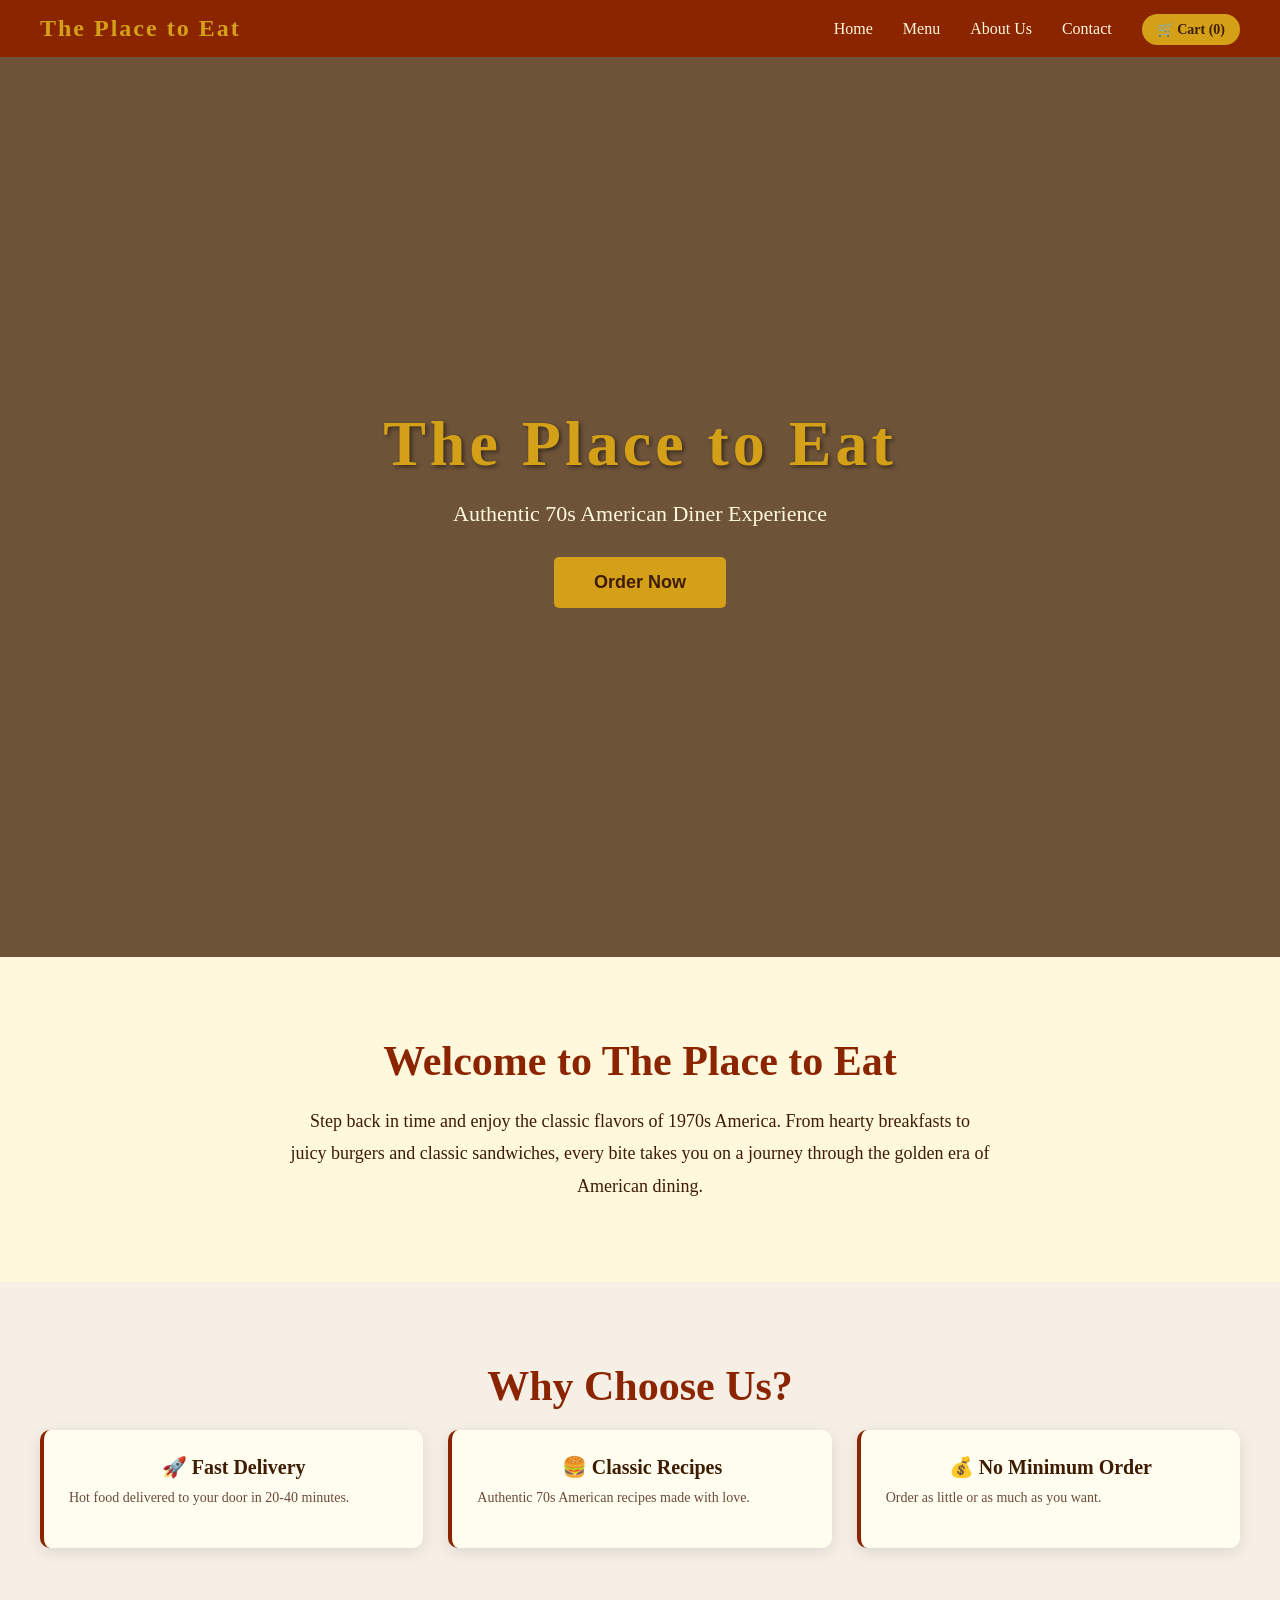
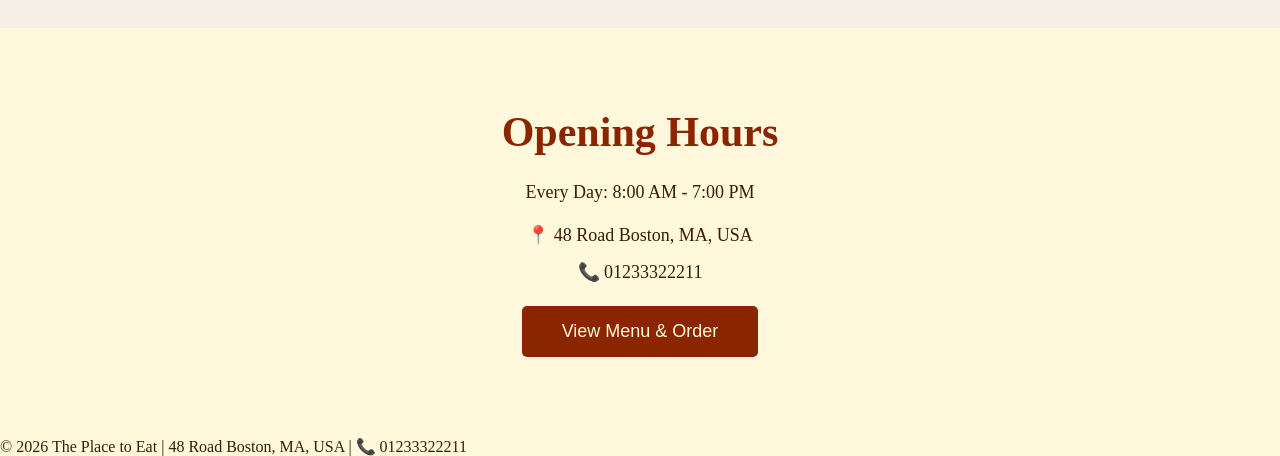
<file: index.html>
<!DOCTYPE html>
<html lang="en">
<head>
    <meta charset="UTF-8">
    <meta name="viewport" content="width=device-width, initial-scale=1.0">
    <title>The Place to Eat - Boston, MA</title>
    <meta name="description" content="The Place to Eat - Authentic 70s American style restaurant in Boston, MA. Order online for delivery!">
    <meta name="keywords" content="restaurant, Boston, American food, breakfast, lunch, delivery, sandwiches">
    <link rel="stylesheet" href="styles.css">
</head>
<body>

    <nav>
        <a href="index.html" class="logo">The Place to Eat</a>
        <div class="hamburger" onclick="toggleMenu()">
            <span></span>
            <span></span>
            <span></span>
        </div>
        <ul id="nav-menu">
    <li><a href="index.html">Home</a></li>
    <li><a href="menu.html">Menu</a></li>
    <li><a href="about.html">About Us</a></li>
    <li><a href="contact.html">Contact</a></li>
    <li><a href="cart.html" class="cart-icon">🛒 Cart (<span id="cart-count">0</span>)</a></li>
</ul>
    </nav>

    <div class="hero">
        <h1>The Place to Eat</h1>
        <p>Authentic 70s American Diner Experience</p>
        <button onclick="window.location.href='menu.html'">Order Now</button>
    </div>

    <section>
        <h2>Welcome to The Place to Eat</h2>
        <p>Step back in time and enjoy the classic flavors of 1970s America. From hearty breakfasts to juicy burgers and classic sandwiches, every bite takes you on a journey through the golden era of American dining.</p>
    </section>

    <section style="background-color: #F5EFE6;">
        <h2>Why Choose Us?</h2>
        <div class="menu-grid">
            <div class="menu-item" style="text-align:center; border-left: 4px solid #8B2500;">
                <h3>🚀 Fast Delivery</h3>
                <p>Hot food delivered to your door in 20-40 minutes.</p>
            </div>
            <div class="menu-item" style="text-align:center; border-left: 4px solid #8B2500;">
                <h3>🍔 Classic Recipes</h3>
                <p>Authentic 70s American recipes made with love.</p>
            </div>
            <div class="menu-item" style="text-align:center; border-left: 4px solid #8B2500;">
                <h3>💰 No Minimum Order</h3>
                <p>Order as little or as much as you want.</p>
            </div>
        </div>
    </section>

    <section>
        <h2>Opening Hours</h2>
        <p>Every Day: 8:00 AM - 7:00 PM</p>
        <p style="margin-top:10px;">📍 48 Road Boston, MA, USA</p>
        <p style="margin-top:5px;">📞 01233322211</p>
        <br>
        <button onclick="window.location.href='menu.html'" style="padding:15px 40px; background-color:#8B2500; color:#FFF8DC; border:none; border-radius:5px; font-size:18px; cursor:pointer;">
            View Menu & Order
        </button>
    </section>

    <footer>
        <p>© 2026 <span>The Place to Eat</span> | 48 Road Boston, MA, USA | 📞 01233322211</p>
    </footer>

    <script src="firebase-config.js"></script>
    <script src="script.js"></script>
</body>
</html>
</file>
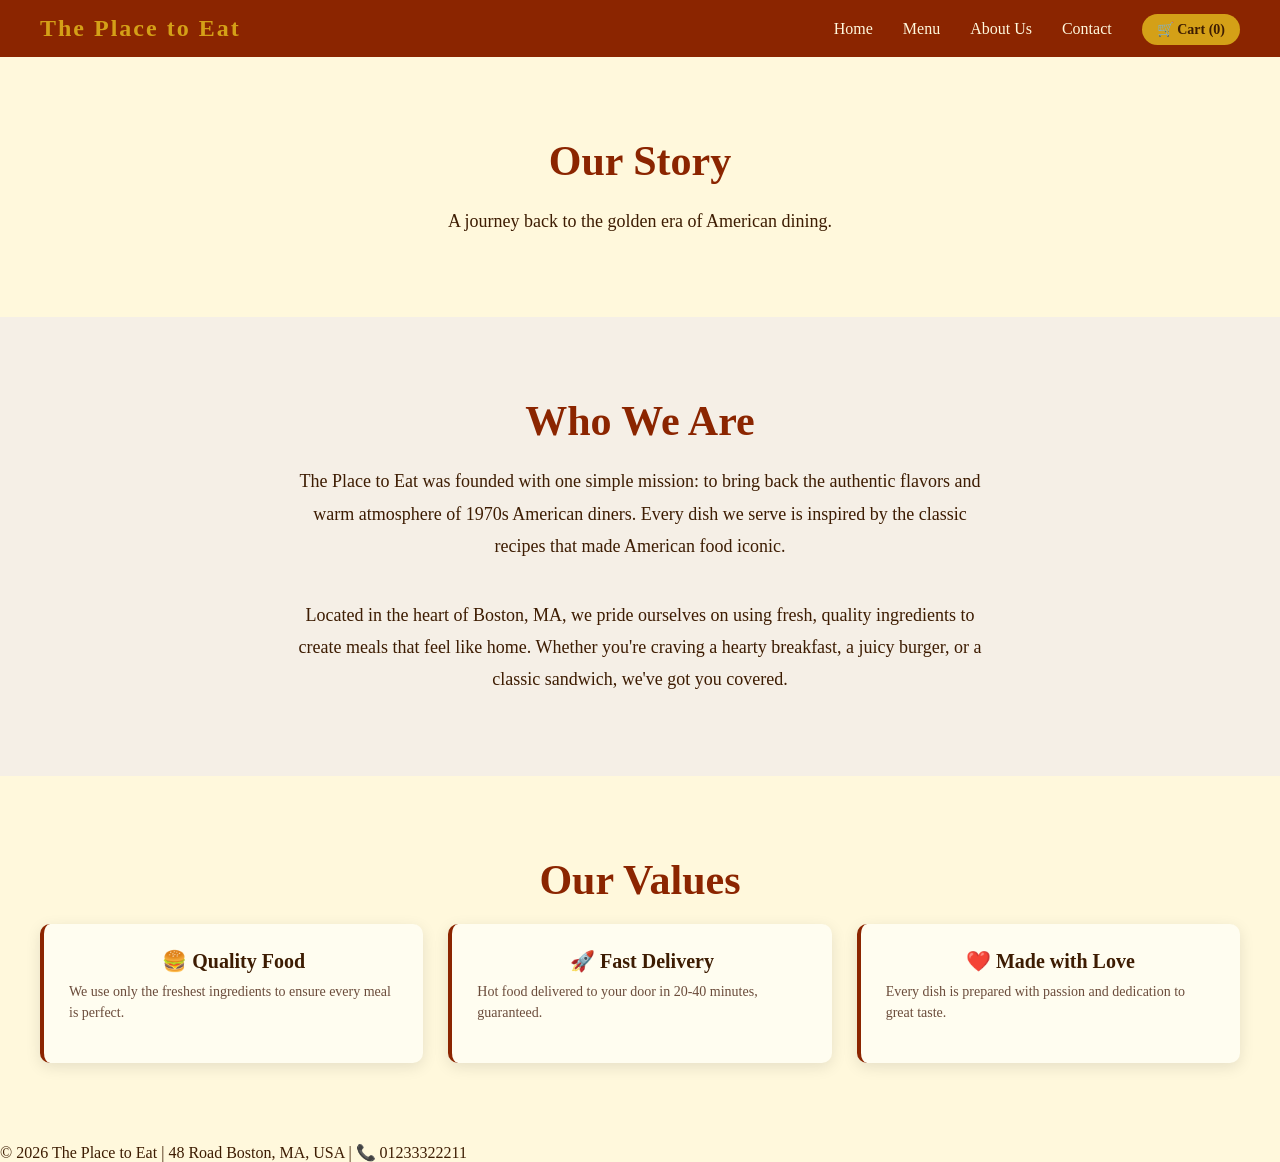
<file: about.html>
<!DOCTYPE html>
<html lang="en">
<head>
    <meta charset="UTF-8">
    <meta name="viewport" content="width=device-width, initial-scale=1.0">
    <title>About Us - The Place to Eat</title>
    <meta name="description" content="Learn about The Place to Eat - Boston's favorite 70s American style restaurant.">
    <link rel="stylesheet" href="styles.css">
</head>
<body>

    <nav>
        <a href="index.html" class="logo">The Place to Eat</a>
        <div class="hamburger" onclick="toggleMenu()">
            <span></span>
            <span></span>
            <span></span>
        </div>
        <ul id="nav-menu">
            <li><a href="index.html">Home</a></li>
            <li><a href="menu.html">Menu</a></li>
            <li><a href="about.html">About Us</a></li>
            <li><a href="contact.html">Contact</a></li>
            <li><a href="cart.html" class="cart-icon">🛒 Cart (<span id="cart-count">0</span>)</a></li>
        </ul>
    </nav>

    <section>
        <h2>Our Story</h2>
        <p>A journey back to the golden era of American dining.</p>
    </section>

    <section style="background-color: #F5EFE6;">
        <h2>Who We Are</h2>
        <p>The Place to Eat was founded with one simple mission: to bring back the authentic flavors and warm atmosphere of 1970s American diners. Every dish we serve is inspired by the classic recipes that made American food iconic.</p>
        <br><br>
        <p>Located in the heart of Boston, MA, we pride ourselves on using fresh, quality ingredients to create meals that feel like home. Whether you're craving a hearty breakfast, a juicy burger, or a classic sandwich, we've got you covered.</p>
    </section>

    <section>
        <h2>Our Values</h2>
        <div class="menu-grid">
            <div class="menu-item" style="text-align:center; border-left:4px solid #8B2500;">
                <h3>🍔 Quality Food</h3>
                <p>We use only the freshest ingredients to ensure every meal is perfect.</p>
            </div>
            <div class="menu-item" style="text-align:center; border-left:4px solid #8B2500;">
                <h3>🚀 Fast Delivery</h3>
                <p>Hot food delivered to your door in 20-40 minutes, guaranteed.</p>
            </div>
            <div class="menu-item" style="text-align:center; border-left:4px solid #8B2500;">
                <h3>❤️ Made with Love</h3>
                <p>Every dish is prepared with passion and dedication to great taste.</p>
            </div>
        </div>
    </section>

    <footer>
        <p>© 2026 <span>The Place to Eat</span> | 48 Road Boston, MA, USA | 📞 01233322211</p>
    </footer>

    <script src="firebase-config.js"></script>
    <script src="script.js"></script>
</body>
</html>
</file>
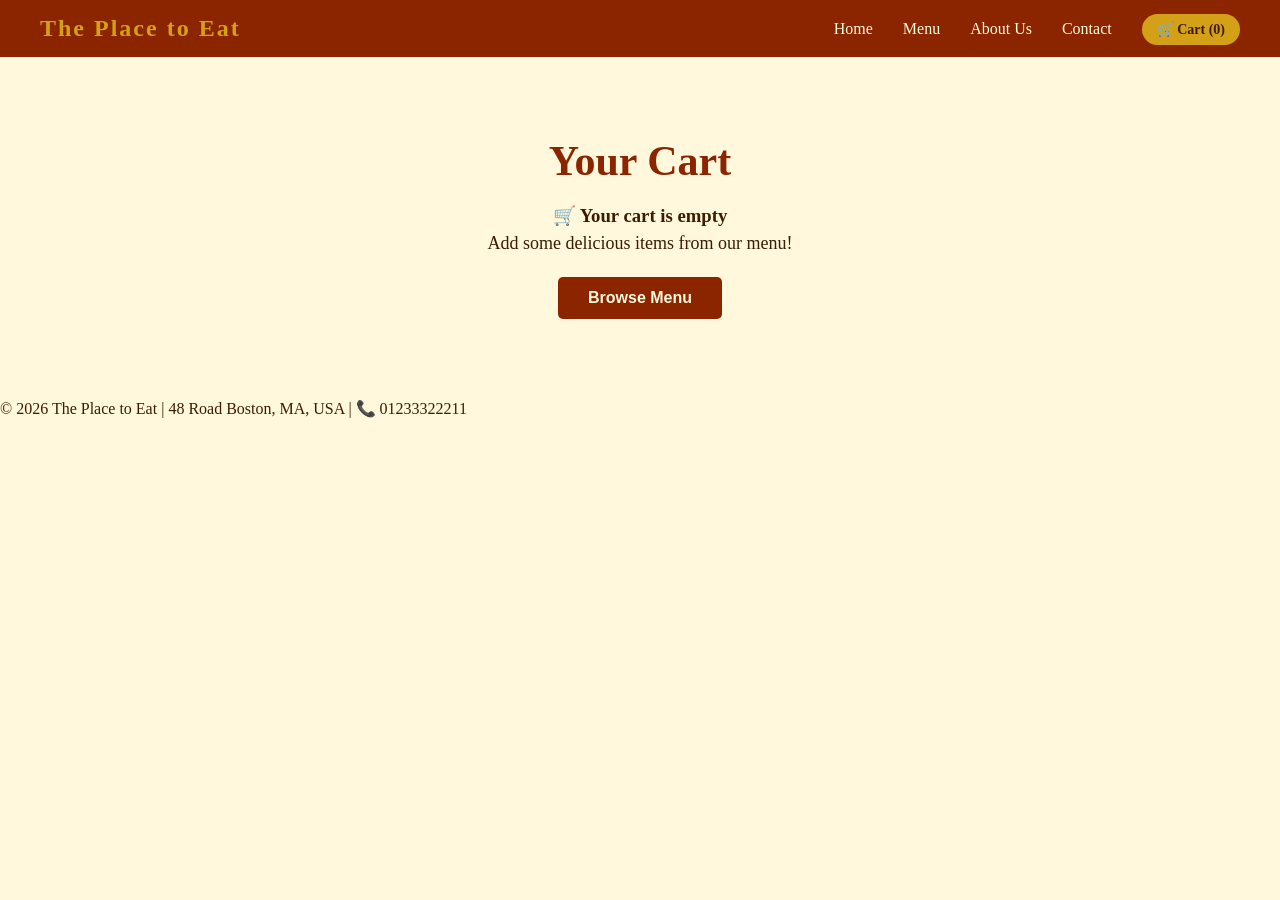
<file: cart.html>
<!DOCTYPE html>
<html lang="en">
<head>
    <meta charset="UTF-8">
    <meta name="viewport" content="width=device-width, initial-scale=1.0">
    <title>Cart - The Place to Eat</title>
    <link rel="stylesheet" href="styles.css">
</head>
<body>

    <nav>
        <a href="index.html" class="logo">The Place to Eat</a>
        <div class="hamburger" onclick="toggleMenu()">
            <span></span>
            <span></span>
            <span></span>
        </div>
        <ul id="nav-menu">
    <li><a href="index.html">Home</a></li>
    <li><a href="menu.html">Menu</a></li>
    <li><a href="about.html">About Us</a></li>
    <li><a href="contact.html">Contact</a></li>
    <li><a href="cart.html" class="cart-icon">🛒 Cart (<span id="cart-count">0</span>)</a></li>
</ul>
    </nav>

    <section>
        <h2>Your Cart</h2>

        <div class="cart-container">
            <div id="cart-items"></div>

            <div id="cart-summary" style="display:none;">
                <div class="cart-summary">
                    <p>Subtotal: <span id="subtotal">$0.00</span></p>
                    <p>Delivery Fee: <span>$5.00</span></p>
                    <p class="total">Total: <span id="total">$0.00</span></p>
                </div>
                <button class="checkout-btn" onclick="window.location.href='checkout.html'">
                    Proceed to Checkout →
                </button>
            </div>
        </div>
    </section>

    <footer>
        <p>© 2026 <span>The Place to Eat</span> | 48 Road Boston, MA, USA | 📞 01233322211</p>
    </footer>

    <script src="firebase-config.js"></script>
    <script src="script.js"></script>
</body>
</html>
</file>
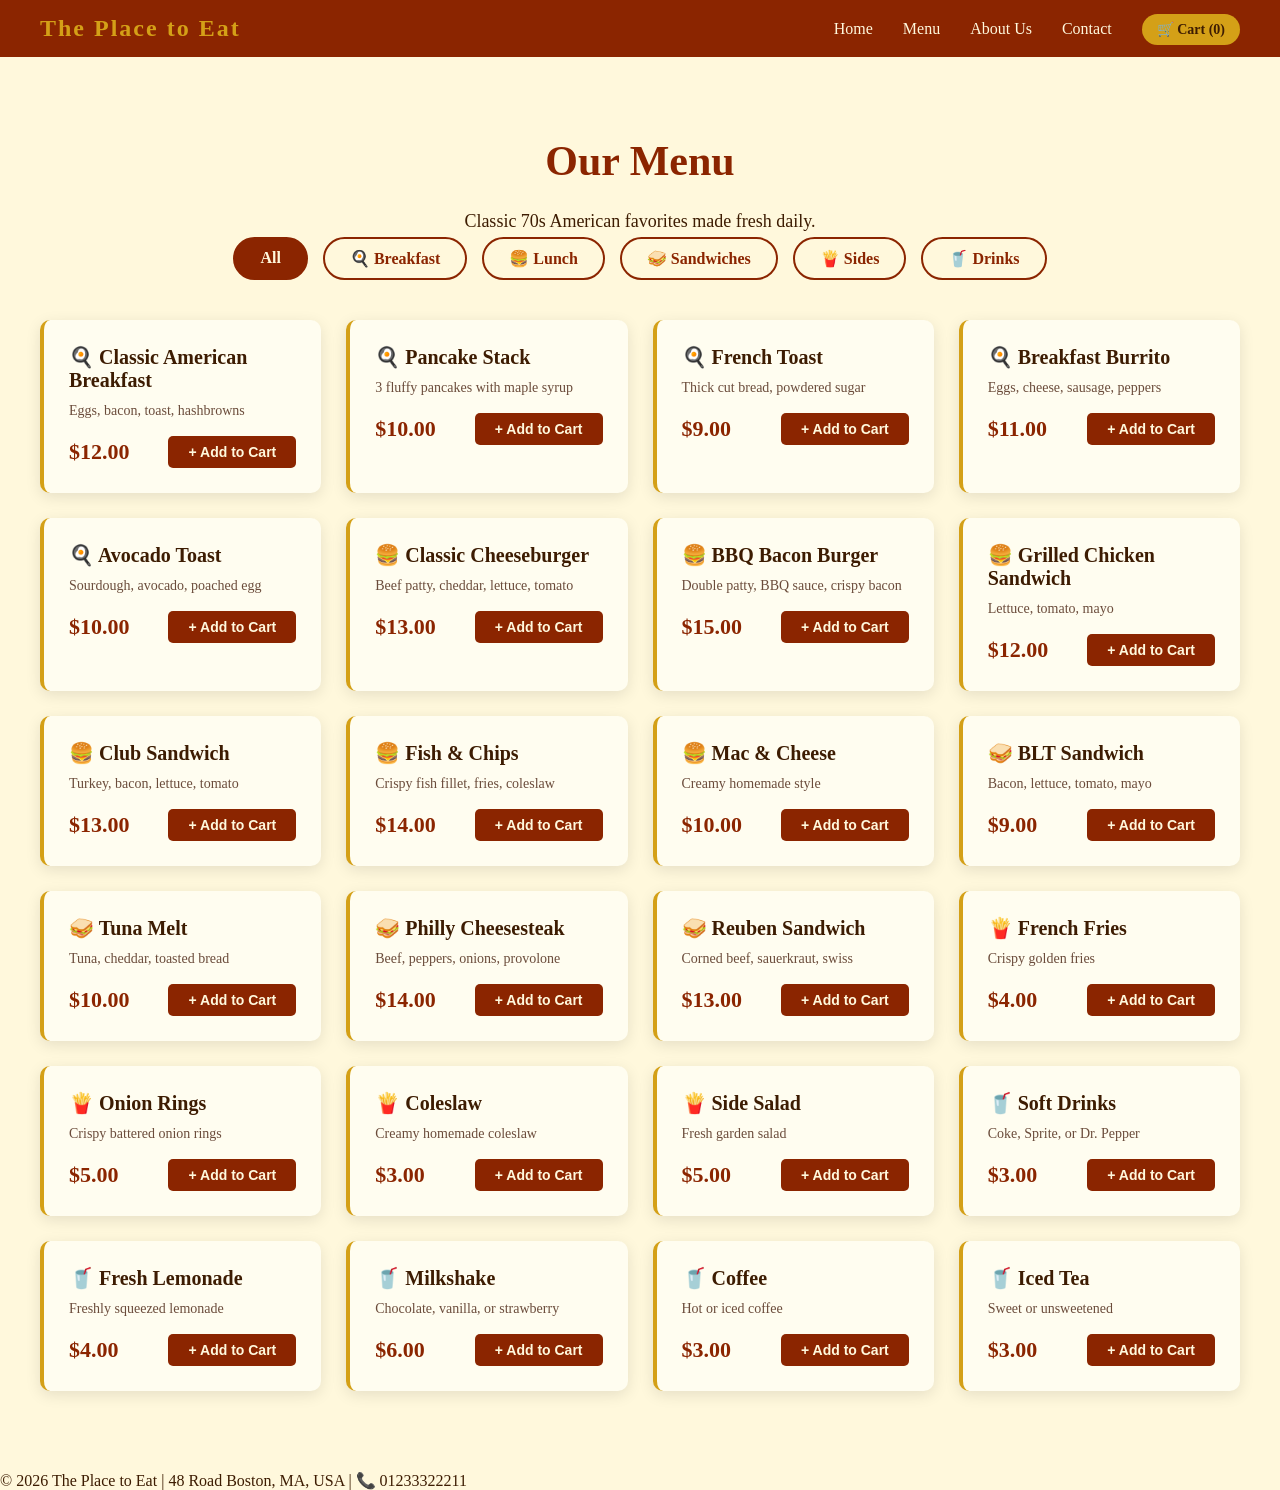
<file: checkout.html>
<!DOCTYPE html>
<html lang="en">
<head>
    <meta charset="UTF-8">
    <meta name="viewport" content="width=device-width, initial-scale=1.0">
    <title>Checkout - The Place to Eat</title>
    <link rel="stylesheet" href="styles.css">
</head>
<body>

    <nav>
        <a href="index.html" class="logo">The Place to Eat</a>
        <div class="hamburger" onclick="toggleMenu()">
            <span></span>
            <span></span>
            <span></span>
        </div>
        <ul id="nav-menu">
    <li><a href="index.html">Home</a></li>
    <li><a href="menu.html">Menu</a></li>
    <li><a href="about.html">About Us</a></li>
    <li><a href="contact.html">Contact</a></li>
    <li><a href="cart.html" class="cart-icon">🛒 Cart (<span id="cart-count">0</span>)</a></li>
</ul>
    </nav>

    <section>
        <h2>Checkout</h2>

        <div class="checkout-form">

            <!-- Warning Box -->
            <div class="warning-box">
                ⚠️ <strong>Important Notice:</strong> All orders are final and cannot be cancelled once placed. Please review your order carefully before confirming.
            </div>

            <!-- Order Summary -->
            <div class="order-summary" id="order-summary">
                <h3>📋 Order Summary</h3>
                <div id="order-items"></div>
                <div style="border-top: 2px solid #D4A017; margin-top: 10px; padding-top: 10px;">
                    <div class="order-summary-item">
                        <span>Subtotal:</span>
                        <span id="checkout-subtotal">$0.00</span>
                    </div>
                    <div class="order-summary-item">
                        <span>Delivery Fee:</span>
                        <span>$5.00</span>
                    </div>
                    <div class="order-summary-item" style="font-weight:bold; font-size:18px; color:#8B2500;">
                        <span>Total:</span>
                        <span id="checkout-total">$0.00</span>
                    </div>
                </div>
            </div>

            <!-- Customer Info -->
            <h3>👤 Your Information</h3>
            <input type="text" id="customer-name" placeholder="Full Name" required>
            <input type="tel" id="customer-phone" placeholder="Phone Number" required>
            <input type="email" id="customer-email" placeholder="Email Address" required>

            <!-- Delivery Info -->
            <h3 style="margin-top:25px;">📍 Delivery Address</h3>
            <input type="text" id="delivery-address" placeholder="Street Address" required>
            <input type="text" id="delivery-city" placeholder="City" required>
            <input type="text" id="delivery-zip" placeholder="ZIP Code" required>
            <textarea id="delivery-notes" placeholder="Delivery Notes (landmarks, apartment number, gate code, etc.)"></textarea>

            <!-- Order Notes -->
            <h3 style="margin-top:25px;">📝 Order Notes</h3>
            <textarea id="order-notes" placeholder="Special requests, allergies, or any notes about your food order..."></textarea>

            <!-- Payment Method -->
            <h3 style="margin-top:25px;">💳 Payment Method</h3>
            <div class="payment-options">
                <label class="payment-option">
                    <input type="radio" name="payment" value="cash" checked>
                    💵 Cash on Delivery
                </label>
                <label class="payment-option">
                    <input type="radio" name="payment" value="paypal">
                    🅿️ PayPal
                </label>
                <label class="payment-option">
                    <input type="radio" name="payment" value="bank">
                    🏦 Bank Transfer
                </label>
                <label class="payment-option">
                    <input type="radio" name="payment" value="zelle">
                    ⚡ Zelle
                </label>
            </div>

            <!-- PayPal Info -->
            <div id="paypal-info" style="display:none; background-color:#E3F2FD; padding:15px; border-radius:8px; margin-top:10px;">
                <p>Send payment to: <strong>paypal.me/ThePlaceToEat</strong></p>
                <p style="font-size:13px; margin-top:5px;">Please send the exact amount and include your order number in the note.</p>
            </div>

            <!-- Bank Transfer Info -->
            <div id="bank-info" style="display:none; background-color:#E8F5E9; padding:15px; border-radius:8px; margin-top:10px;">
                <p><strong>Bank:</strong> Bank of America</p>
                <p><strong>Account Name:</strong> The Place to Eat</p>
                <p><strong>Account Number:</strong> XXXX-XXXX-XXXX</p>
                <p><strong>Routing Number:</strong> XXXXXXXXX</p>
            </div>

            <!-- Zelle Info -->
            <div id="zelle-info" style="display:none; background-color:#F3E5F5; padding:15px; border-radius:8px; margin-top:10px;">
                <p>Send payment via Zelle to: <strong>01233322211</strong></p>
                <p style="font-size:13px; margin-top:5px;">Please include your name in the Zelle note.</p>
            </div>

            <button class="place-order-btn" onclick="placeOrder()">
                ✅ Place Order
            </button>

        </div>
    </section>

    <footer>
        <p>© 2026 <span>The Place to Eat</span> | 48 Road Boston, MA, USA | 📞 01233322211</p>
    </footer>

    <script src="firebase-config.js"></script>
    <script src="script.js"></script>
</body>
</html>
</file>
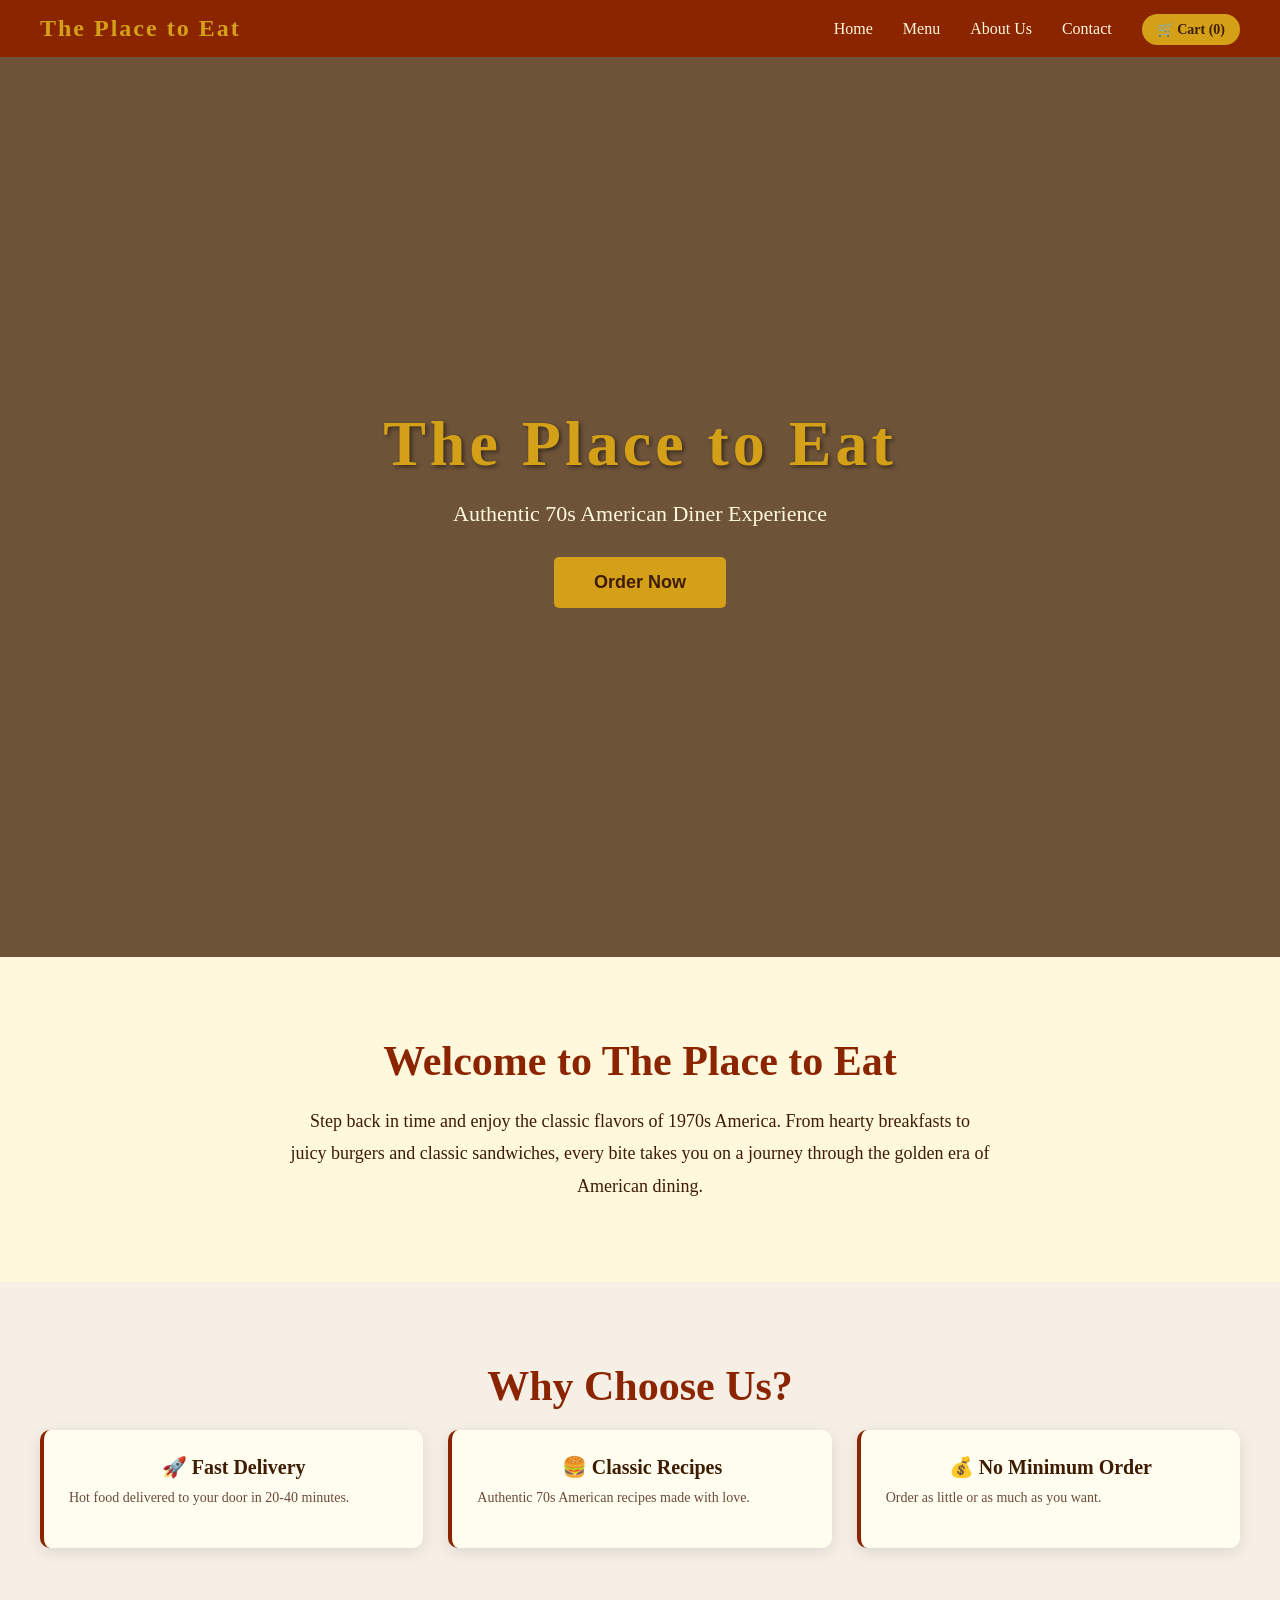
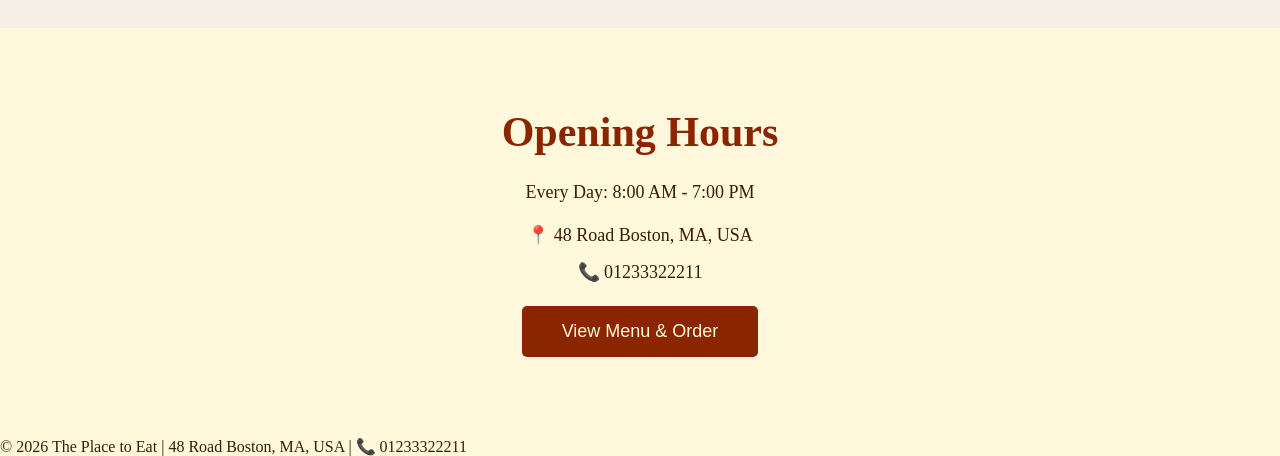
<file: confirmation.html>
<!DOCTYPE html>
<html lang="en">
<head>
    <meta charset="UTF-8">
    <meta name="viewport" content="width=device-width, initial-scale=1.0">
    <title>Order Confirmed - The Place to Eat</title>
    <link rel="stylesheet" href="styles.css">
</head>
<body>

    <nav>
        <a href="index.html" class="logo">The Place to Eat</a>
        <div class="hamburger" onclick="toggleMenu()">
            <span></span>
            <span></span>
            <span></span>
        </div>
        <ul id="nav-menu">
    <li><a href="index.html">Home</a></li>
    <li><a href="menu.html">Menu</a></li>
    <li><a href="about.html">About Us</a></li>
    <li><a href="contact.html">Contact</a></li>
    <li><a href="cart.html" class="cart-icon">🛒 Cart (<span id="cart-count">0</span>)</a></li>
</ul>
    </nav>

    <section>
        <div class="confirmation-container">
            <h2>✅ Order Confirmed!</h2>
            <p style="font-size:18px; color:#6B4C3B; margin-bottom:20px;">
                Thank you for your order! We'll have it ready in 20-40 minutes.
            </p>

            <div class="order-details" id="order-details"></div>

            <div style="background-color:#FFF3CD; border:2px solid #D4A017; border-radius:8px; padding:15px; margin:20px 0; font-size:15px; color:#856404;">
                ⚠️ <strong>Reminder:</strong> All orders are final and cannot be cancelled.
            </div>

            <p style="font-size:16px; color:#6B4C3B; margin-bottom:20px;">
                For any questions, call us at <strong>01233322211</strong>
            </p>

            <button onclick="window.location.href='menu.html'"
                style="padding:15px 40px; background-color:#8B2500; color:#FFF8DC; border:none; border-radius:5px; font-size:18px; cursor:pointer; font-weight:bold;">
                Order Again
            </button>
        </div>
    </section>

    <footer>
        <p>© 2026 <span>The Place to Eat</span> | 48 Road Boston, MA, USA | 📞 01233322211</p>
    </footer>

    <script src="firebase-config.js"></script>
    <script src="script.js"></script>
</body>
</html>
</file>
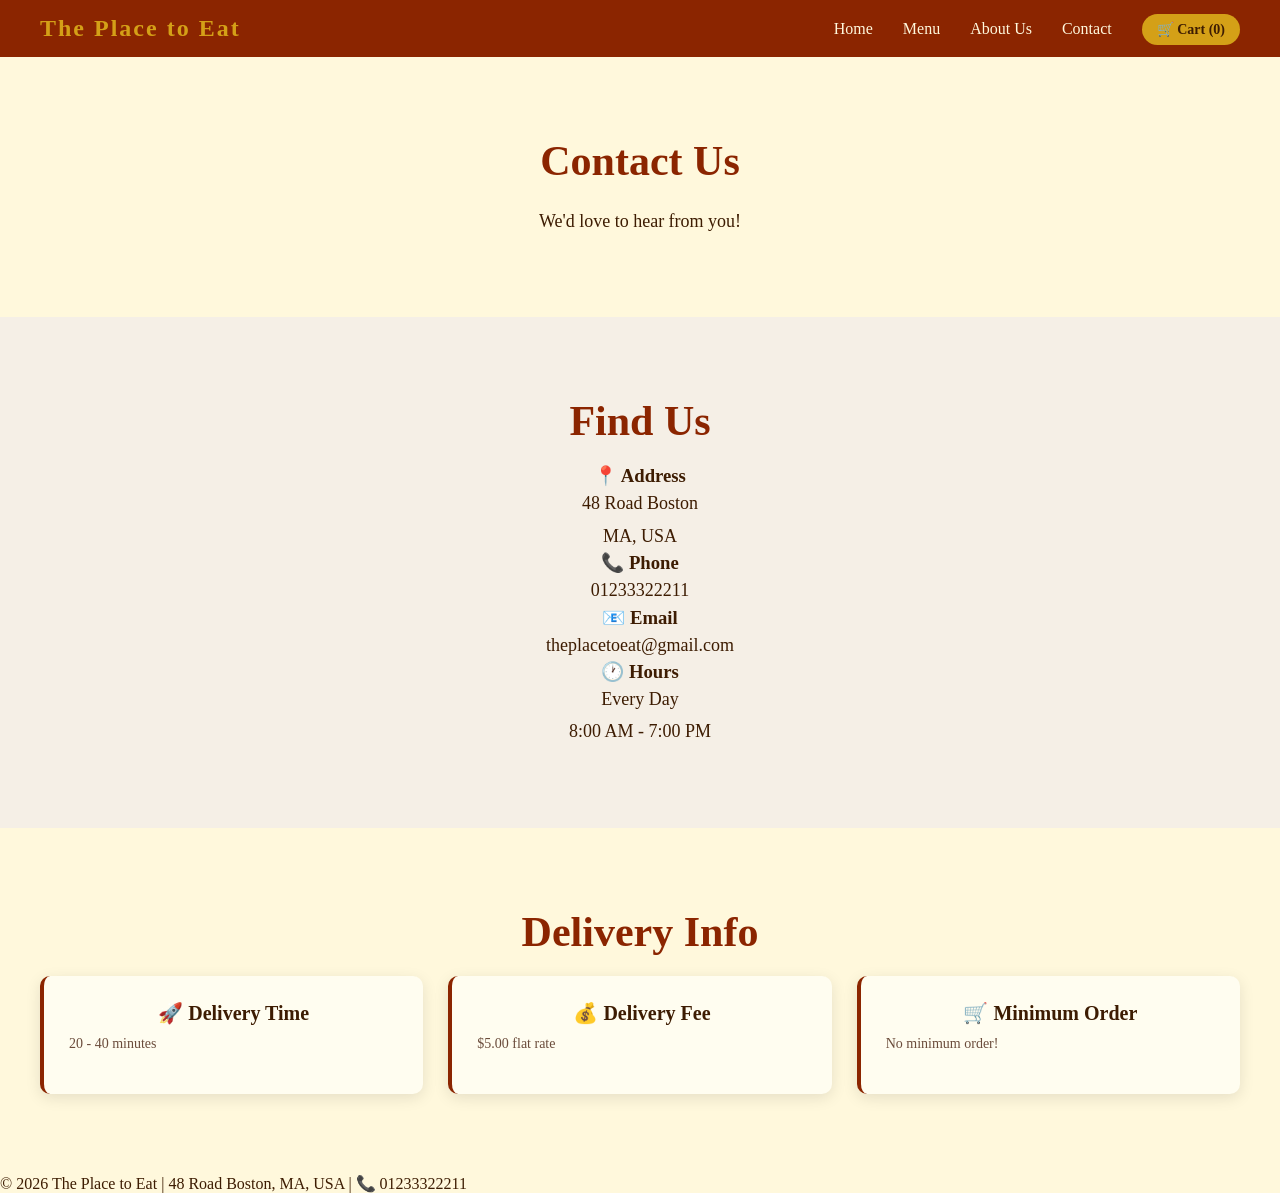
<file: contact.html>
<!DOCTYPE html>
<html lang="en">
<head>
    <meta charset="UTF-8">
    <meta name="viewport" content="width=device-width, initial-scale=1.0">
    <title>Contact - The Place to Eat</title>
    <meta name="description" content="Contact The Place to Eat - Boston's favorite 70s American style restaurant.">
    <link rel="stylesheet" href="styles.css">
</head>
<body>

    <nav>
        <a href="index.html" class="logo">The Place to Eat</a>
        <div class="hamburger" onclick="toggleMenu()">
            <span></span>
            <span></span>
            <span></span>
        </div>
        <ul id="nav-menu">
            <li><a href="index.html">Home</a></li>
            <li><a href="menu.html">Menu</a></li>
            <li><a href="about.html">About Us</a></li>
            <li><a href="contact.html">Contact</a></li>
            <li><a href="cart.html" class="cart-icon">🛒 Cart (<span id="cart-count">0</span>)</a></li>
        </ul>
    </nav>

    <section>
        <h2>Contact Us</h2>
        <p>We'd love to hear from you!</p>
    </section>

    <section style="background-color: #F5EFE6;">
        <h2>Find Us</h2>
        <div class="contact-info">
            <div class="contact-item">
                <h3>📍 Address</h3>
                <p>48 Road Boston<br>MA, USA</p>
            </div>
            <div class="contact-item">
                <h3>📞 Phone</h3>
                <p>01233322211</p>
            </div>
            <div class="contact-item">
                <h3>📧 Email</h3>
                <p>theplacetoeat@gmail.com</p>
            </div>
            <div class="contact-item">
                <h3>🕐 Hours</h3>
                <p>Every Day<br>8:00 AM - 7:00 PM</p>
            </div>
        </div>
    </section>

    <section>
        <h2>Delivery Info</h2>
        <div class="menu-grid">
            <div class="menu-item" style="text-align:center; border-left:4px solid #8B2500;">
                <h3>🚀 Delivery Time</h3>
                <p>20 - 40 minutes</p>
            </div>
            <div class="menu-item" style="text-align:center; border-left:4px solid #8B2500;">
                <h3>💰 Delivery Fee</h3>
                <p>$5.00 flat rate</p>
            </div>
            <div class="menu-item" style="text-align:center; border-left:4px solid #8B2500;">
                <h3>🛒 Minimum Order</h3>
                <p>No minimum order!</p>
            </div>
        </div>
    </section>

    <footer>
        <p>© 2026 <span>The Place to Eat</span> | 48 Road Boston, MA, USA | 📞 01233322211</p>
    </footer>

    <script src="firebase-config.js"></script>
    <script src="script.js"></script>
</body>
</html>
</file>
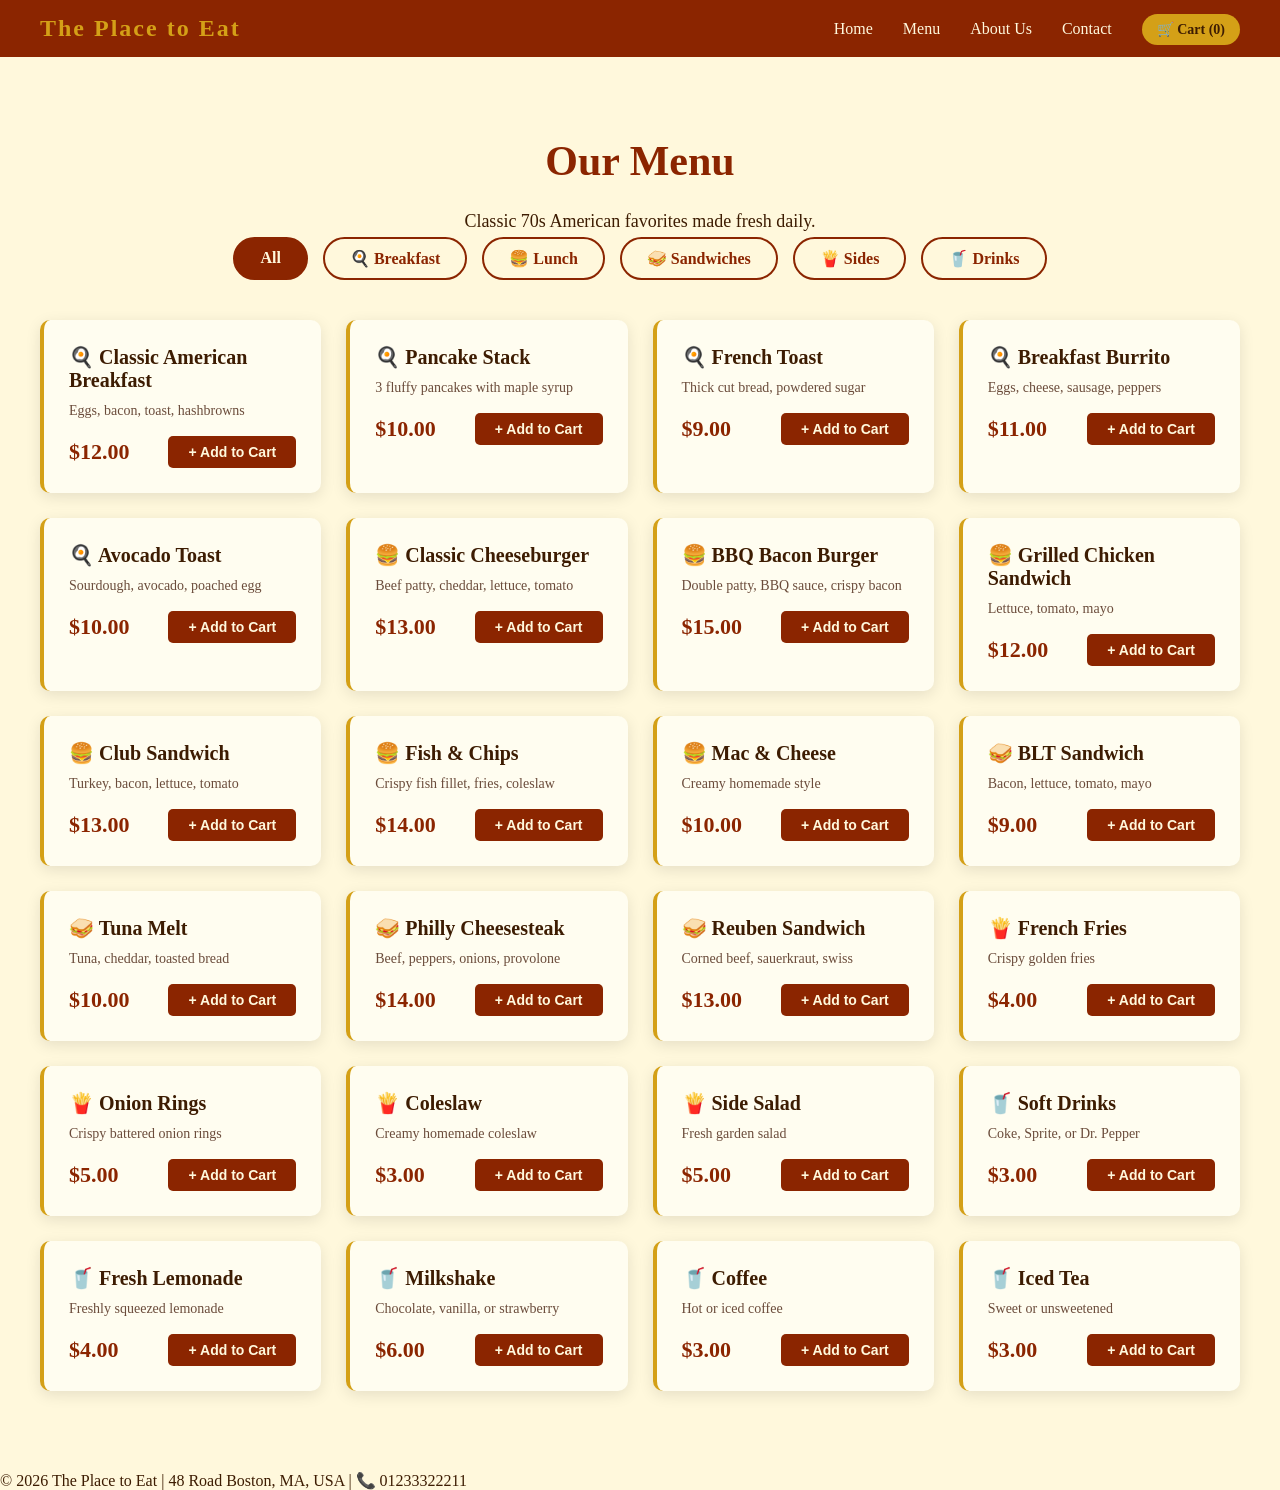
<file: menu.html>
<!DOCTYPE html>
<html lang="en">
<head>
    <meta charset="UTF-8">
    <meta name="viewport" content="width=device-width, initial-scale=1.0">
    <title>Menu - The Place to Eat</title>
    <meta name="description" content="Explore our 70s American style menu featuring breakfast, lunch and sandwiches.">
    <link rel="stylesheet" href="styles.css">
</head>
<body>

    <nav>
        <a href="index.html" class="logo">The Place to Eat</a>
        <div class="hamburger" onclick="toggleMenu()">
            <span></span>
            <span></span>
            <span></span>
        </div>
        <ul id="nav-menu">
    <li><a href="index.html">Home</a></li>
    <li><a href="menu.html">Menu</a></li>
    <li><a href="about.html">About Us</a></li>
    <li><a href="contact.html">Contact</a></li>
    <li><a href="cart.html" class="cart-icon">🛒 Cart (<span id="cart-count">0</span>)</a></li>
</ul>
    </nav>

    <section>
        <h2>Our Menu</h2>
        <p>Classic 70s American favorites made fresh daily.</p>

        <!-- Category Tabs -->
        <div class="category-tabs">
            <div class="category-tab active" onclick="filterMenu('all')">All</div>
            <div class="category-tab" onclick="filterMenu('breakfast')">🍳 Breakfast</div>
            <div class="category-tab" onclick="filterMenu('lunch')">🍔 Lunch</div>
            <div class="category-tab" onclick="filterMenu('sandwiches')">🥪 Sandwiches</div>
            <div class="category-tab" onclick="filterMenu('sides')">🍟 Sides</div>
            <div class="category-tab" onclick="filterMenu('drinks')">🥤 Drinks</div>
        </div>

        <!-- Menu Grid -->
        <div class="menu-grid" id="menu-grid"></div>
    </section>

    <footer>
        <p>© 2026 <span>The Place to Eat</span> | 48 Road Boston, MA, USA | 📞 01233322211</p>
    </footer>

    <script src="firebase-config.js"></script>
    <script src="script.js"></script>
</body>
</html>
</file>
<file: styles.css>
* {
    margin: 0;
    padding: 0;
    box-sizing: border-box;
}

body {
    font-family: 'Georgia', serif;
    background-color: #FFF8DC;
    color: #3D1C02;
}

/* Navigation */
nav {
    background-color: #8B2500;
    padding: 15px 40px;
    display: flex;
    justify-content: space-between;
    align-items: center;
    position: sticky;
    top: 0;
    z-index: 100;
}

nav .logo {
    color: #D4A017;
    font-size: 24px;
    font-weight: bold;
    letter-spacing: 2px;
    text-decoration: none;
}

nav ul {
    list-style: none;
    display: flex;
    gap: 30px;
    align-items: center;
}

nav ul li a {
    color: #FFF8DC;
    text-decoration: none;
    font-size: 16px;
    transition: color 0.3s;
}

nav ul li a:hover {
    color: #D4A017;
}

.cart-icon {
    background-color: #D4A017;
    color: #3D1C02;
    padding: 8px 15px;
    border-radius: 20px;
    font-weight: bold;
    text-decoration: none;
    font-size: 14px;
}

/* Hamburger */
.hamburger {
    display: none;
    flex-direction: column;
    cursor: pointer;
    gap: 5px;
}

.hamburger span {
    width: 25px;
    height: 3px;
    background-color: #D4A017;
    border-radius: 3px;
}

/* Hero */
.hero {
    background: linear-gradient(rgba(61,28,2,0.75), rgba(61,28,2,0.75)),
    url('https://images.unsplash.com/photo-1414235077428-338989a2e8c0?w=1920') center/cover;
    height: 100vh;
    display: flex;
    flex-direction: column;
    justify-content: center;
    align-items: center;
    text-align: center;
    color: #FFF8DC;
}

.hero h1 {
    font-size: 64px;
    letter-spacing: 4px;
    color: #D4A017;
    text-shadow: 2px 2px 4px rgba(0,0,0,0.5);
}

.hero p {
    font-size: 22px;
    margin-top: 20px;
    color: #FFF8DC;
}

.hero button {
    margin-top: 30px;
    padding: 15px 40px;
    background-color: #D4A017;
    color: #3D1C02;
    border: none;
    font-size: 18px;
    cursor: pointer;
    border-radius: 5px;
    font-weight: bold;
    transition: background-color 0.3s;
}

.hero button:hover {
    background-color: #FFF8DC;
}

/* Sections */
section {
    padding: 80px 40px;
    text-align: center;
}

section h2 {
    font-size: 42px;
    color: #8B2500;
    margin-bottom: 20px;
}

section p {
    font-size: 18px;
    color: #3D1C02;
    max-width: 700px;
    margin: 0 auto;
    line-height: 1.8;
}

/* Category Tabs */
.category-tabs {
    display: flex;
    justify-content: center;
    gap: 15px;
    margin-bottom: 40px;
    flex-wrap: wrap;
}

.category-tab {
    padding: 10px 25px;
    background-color: #FFF8DC;
    border: 2px solid #8B2500;
    color: #8B2500;
    border-radius: 25px;
    cursor: pointer;
    font-size: 16px;
    font-weight: bold;
    transition: all 0.3s;
}

.category-tab.active,
.category-tab:hover {
    background-color: #8B2500;
    color: #FFF8DC;
}

/* Menu Grid */
.menu-grid {
    display: grid;
    grid-template-columns: repeat(auto-fit, minmax(280px, 1fr));
    gap: 25px;
    max-width: 1200px;
    margin: 0 auto;
}

.menu-item {
    background-color: #FFFDF0;
    border-radius: 10px;
    padding: 25px;
    box-shadow: 0 4px 15px rgba(0,0,0,0.1);
    transition: transform 0.3s;
    text-align: left;
    border-left: 4px solid #D4A017;
}

.menu-item:hover {
    transform: translateY(-5px);
}

.menu-item h3 {
    font-size: 20px;
    color: #3D1C02;
    margin-bottom: 8px;
}

.menu-item p {
    font-size: 14px;
    color: #6B4C3B;
    margin-bottom: 15px;
    line-height: 1.5;
    text-align: left;
    max-width: 100%;
}

.menu-item-footer {
    display: flex;
    justify-content: space-between;
    align-items: center;
}

.menu-item .price {
    font-size: 22px;
    color: #8B2500;
    font-weight: bold;
}

.add-to-cart-btn {
    background-color: #8B2500;
    color: #FFF8DC;
    border: none;
    padding: 8px 20px;
    border-radius: 5px;
    cursor: pointer;
    font-size: 14px;
    font-weight: bold;
    transition: background-color 0.3s;
}

.add-to-cart-btn:hover {
    background-color: #D4A017;
    color: #3D1C02;
}

/* Cart Page */
.cart-container {
    max-width: 800px;
    margin: 0 auto;
}

.cart-item {
    background-color: #FFFDF0;
    border-radius: 10px;
    padding: 20px;
    margin-bottom: 15px;
    display: flex;
    justify-content: space-between;
    align-items: center;
    box-shadow: 0 2px 8px rgba(0,0,0,0.1);
    border-left: 4px solid #D4A017;
}

.cart-item-info h3 {
    font-size: 18px;
    color: #3D1C02;
}

.cart-item-info p {
    font-size: 14px;
    color: #6B4C3B;
    text-align: left;
    max-width: 100%;
}

.cart-item-controls {
    display: flex;
    align-items: center;
    gap: 10px;
}

.qty-btn {
    background-color: #8B2500;
    color: #FFF8DC;
    border: none;
    width: 30px;
    height: 30px;
    border-radius: 50%;
    cursor: pointer;
    font-size: 18px;
    display: flex;
    align-items: center;
    justify-content: center;
}

.cart-item-price {
    font-size: 18px;
    color: #8B2500;
    font-weight: bold;
    min-width: 60px;
    text-align: right;
}

.cart-summary {
    background-color: #FFFDF0;
    border-radius: 10px;
    padding: 25px;
    margin-top: 20px;
    box-shadow: 0 4px 15px rgba(0,0,0,0.1);
}

.cart-summary p {
    font-size: 18px;
    display: flex;
    justify-content: space-between;
    margin-bottom: 10px;
    text-align: left;
    max-width: 100%;
}

.cart-summary .total {
    font-size: 22px;
    font-weight: bold;
    color: #8B2500;
    border-top: 2px solid #D4A017;
    padding-top: 10px;
    margin-top: 10px;
}

.checkout-btn {
    width: 100%;
    padding: 15px;
    background-color: #8B2500;
    color: #FFF8DC;
    border: none;
    border-radius: 8px;
    font-size: 18px;
    font-weight: bold;
    cursor: pointer;
    margin-top: 20px;
    transition: background-color 0.3s;
}

.checkout-btn:hover {
    background-color: #D4A017;
    color: #3D1C02;
}

/* Checkout Form */
.checkout-form {
    max-width: 700px;
    margin: 0 auto;
    background-color: #FFFDF0;
    padding: 40px;
    border-radius: 10px;
    box-shadow: 0 4px 15px rgba(0,0,0,0.1);
    text-align: left;
}

.checkout-form h3 {
    color: #8B2500;
    font-size: 22px;
    margin-bottom: 20px;
    border-bottom: 2px solid #D4A017;
    padding-bottom: 10px;
}

.checkout-form input,
.checkout-form select,
.checkout-form textarea {
    width: 100%;
    padding: 12px 15px;
    margin: 8px 0;
    border: 1px solid #D4A017;
    border-radius: 5px;
    font-size: 16px;
    background-color: #FFF8DC;
    color: #3D1C02;
    font-family: 'Georgia', serif;
}

.checkout-form textarea {
    height: 100px;
    resize: vertical;
}

.place-order-btn {
    width: 100%;
    padding: 15px;
    background-color: #8B2500;
    color: #FFF8DC;
    border: none;
    border-radius: 8px;
    font-size: 18px;
    font-weight: bold;
    cursor: pointer;
    margin-top: 20px;
    transition: background-color 0.3s;
}

.place-order-btn:hover {
    background-color: #D4A017;
    color: #3D1C02;
}

/* Warning Box */
.warning-box {
    background-color: #FFF3CD;
    border: 2px solid #D4A017;
    border-radius: 8px;
    padding: 15px 20px;
    margin-bottom: 20px;
    font-size: 15px;
    color: #856404;
}

/* Payment Options */
.payment-options {
    display: flex;
    flex-direction: column;
    gap: 10px;
    margin: 10px 0;
}

.payment-option {
    display: flex;
    align-items: center;
    gap: 10px;
    padding: 12px 15px;
    border: 2px solid #D4A017;
    border-radius: 8px;
    cursor: pointer;
    transition: all 0.3s;
    background-color: #FFF8DC;
}

.payment-option:hover,
.payment-option.selected {
    background-color: #8B2500;
    color: #FFF8DC;
    border-color: #8B2500;
}

.payment-option input {
    width: auto;
    margin: 0;
}

/* Order Summary */
.order-summary {
    background-color: #FFFDF0;
    border-radius: 10px;
    padding: 20px;
    margin-bottom: 20px;
    border-left: 4px solid #D4A017;
}

.order-summary h3 {
    color: #8B2500;
    margin-bottom: 15px;
}

.order-summary-item {
    display: flex;
    justify-content: space-between;
    margin-bottom: 8px;
    font-size: 15px;
}

/* Confirmation Page */
.confirmation-container {
    max-width: 600px;
    margin: 0 auto;
    background-color: #FFFDF0;
    padding: 40px;
    border-radius: 10px;
    box-shadow: 0 4px 15px rgba(0,0,0,0.1);
    text-align: center;
}

.confirmation-container h2 {
    color: #2E7D32;
    font-size: 36px;
    margin-bottom: 20px;
}

.order-details {
    text-align: left;
    background-color: #FFF8DC;
    padding: 20px;
    border-radius: 8px;
    margin: 20px 0;
}

.order-details p {
    font-size: 16px;
    margin: 8px 0;
    display: flex;
    justify-content: space-between;
    text-align: left;
    max-width: 100%;
}

.order-details strong {
    color: #8B2500;
}

/* Admin Dashboard */
.admin-container {
    max-width: 1000px;
    margin: 0 auto;
    padding: 20px;
}

.admin-header {
    background-color: #8B2500;
    color: #FFF8DC;
    padding: 20px 30px;
    border-radius: 10px;
    margin-bottom: 30px;
    display: flex;
    justify-content: space-between;
    align-items: center;
}

.order-card {
    background-color: #FFFDF0;
    border-radius: 10px;
    padding: 20px;
    margin-bottom: 15px;
    box-shadow: 0 2px 8px rgba(0,0,0,0.1);
    border-left: 4px solid #D4A017;
}

.order-card h3 {
    color: #8B2500;
    margin-bottom: 10px;
}

.order-card p {
    font-size: 15px;
    margin-bottom: 5px;
    text-align: left;
    max-width: 100%;
}
</file>
